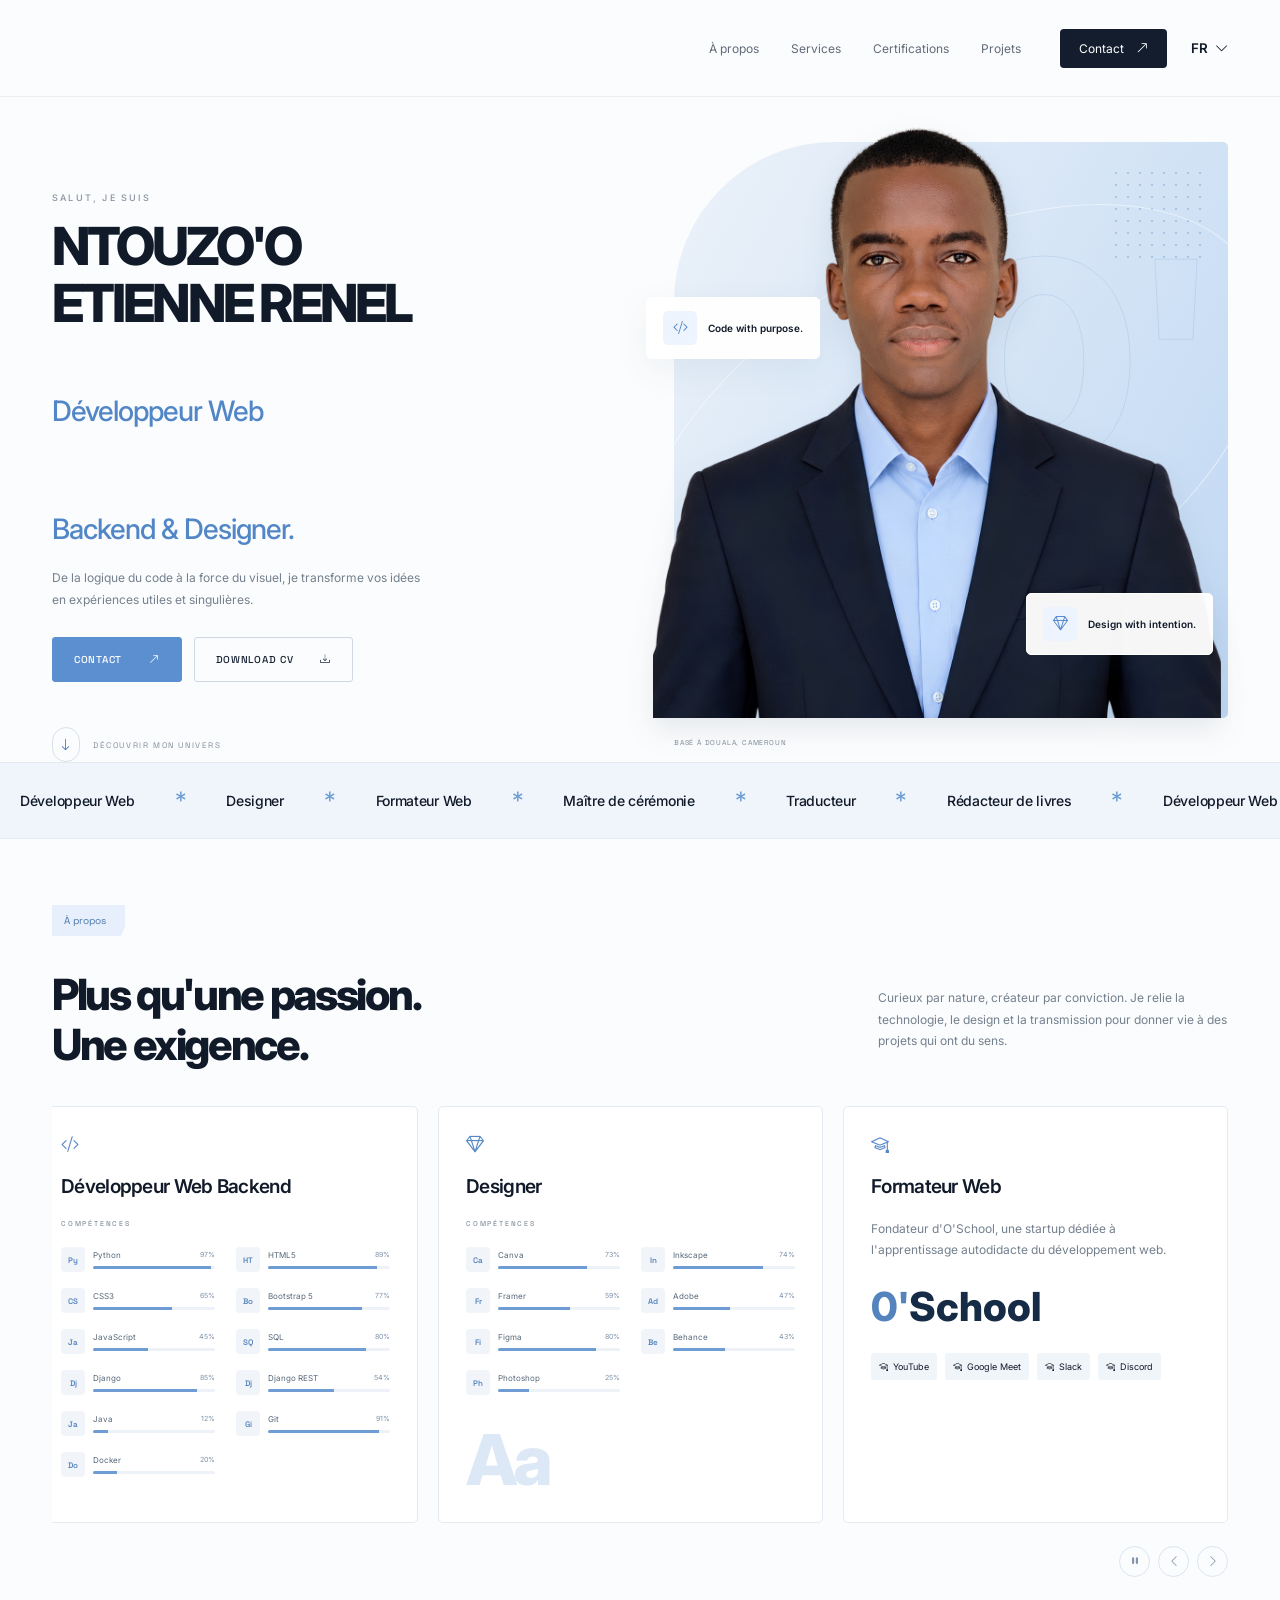
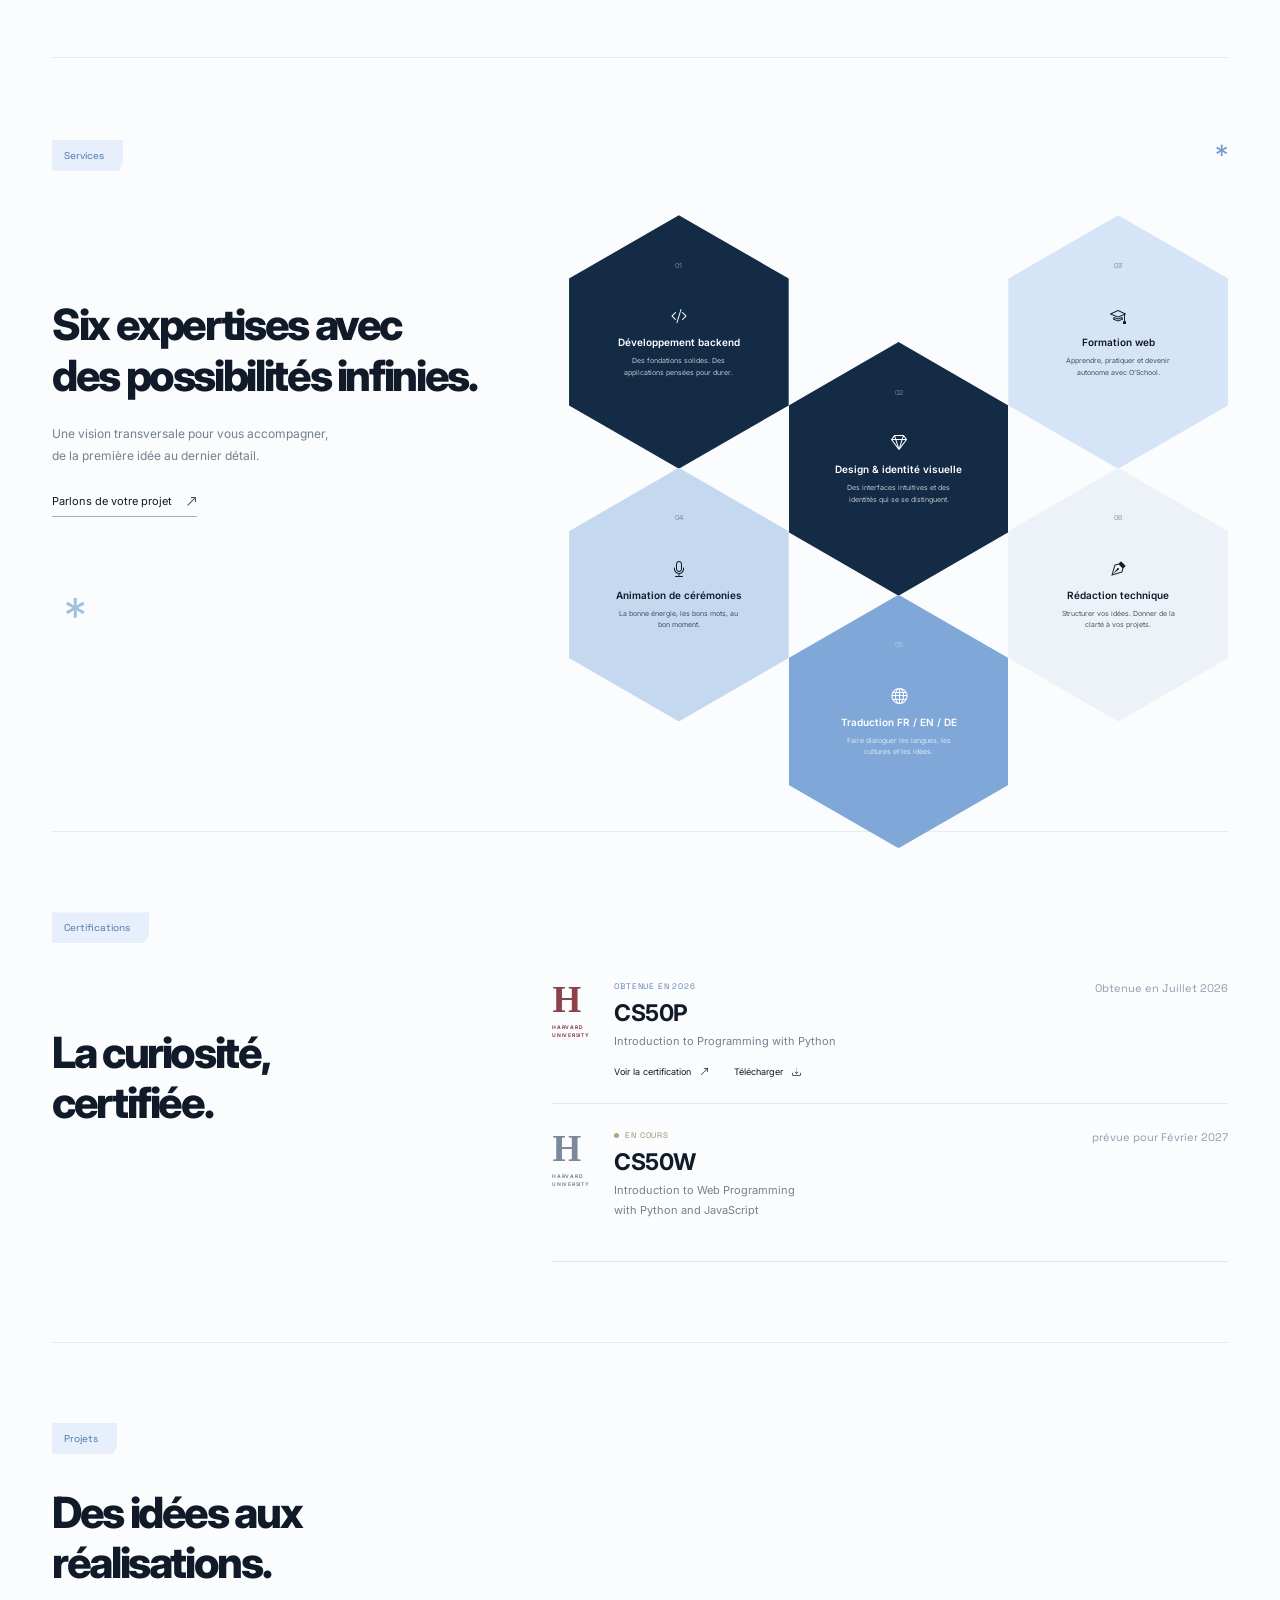
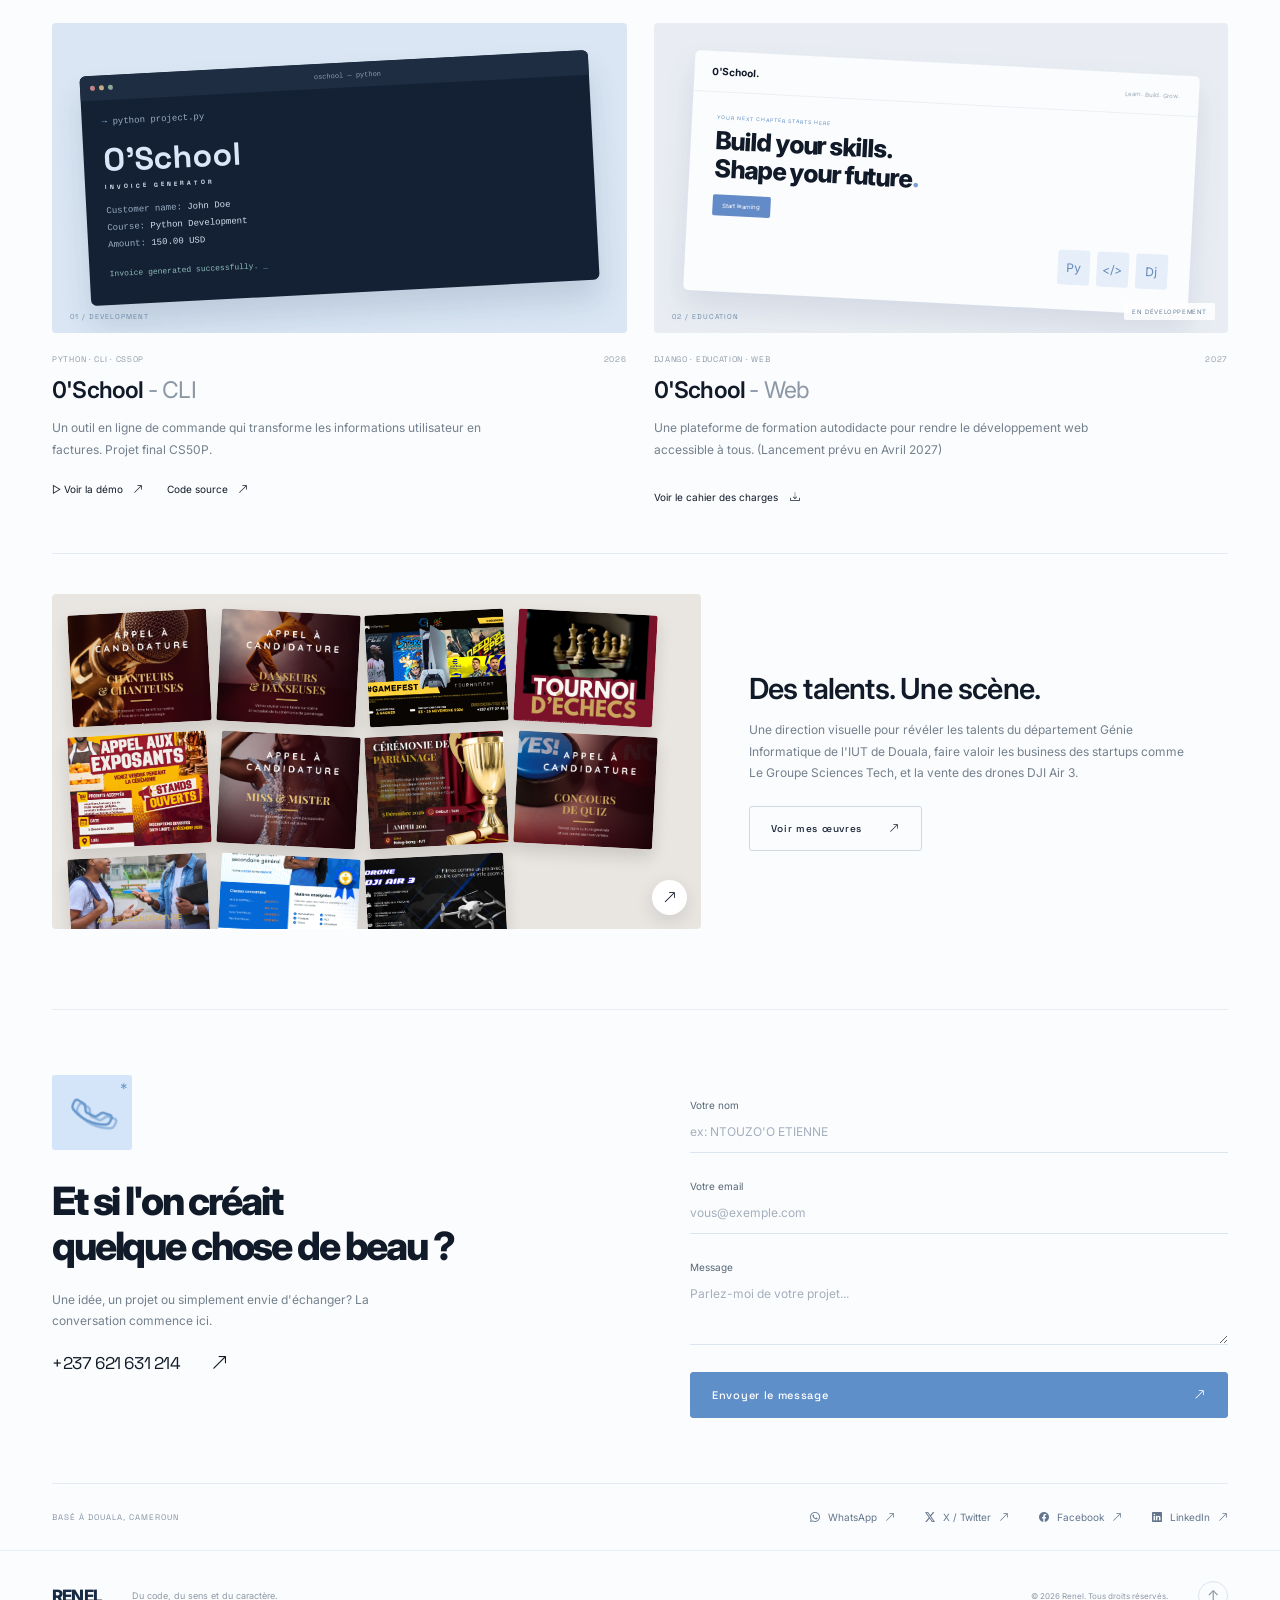
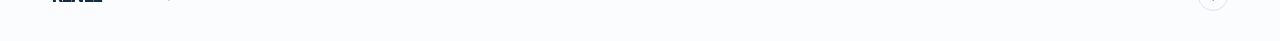
<file: index.html>
<!doctype html>
<html lang="fr">
  <head>
    <meta charset="UTF-8" />
    <meta name="viewport" content="width=device-width, initial-scale=1.0" />
    <meta name="theme-color" content="#fbfcfd" />
    <meta
      name="description"
      content="NTOUZO'O Etienne Renel Développeur Web Backend &amp; Designer à Douala. Développement, design, formation et création."
    />
    <link rel="icon" type="image/png" href="./assets/logo.png" />
    <title>Renel — Développeur Backend &amp; Designer</title>

    <!-- Polices Inter & Space Grotesk -->
    <link rel="preconnect" href="https://fonts.googleapis.com" />
    <link rel="preconnect" href="https://fonts.gstatic.com" crossorigin />
    <link
      href="https://fonts.googleapis.com/css2?family=Inter:wght@400;500;600;700;800&family=Space+Grotesk:wght@400;500;600;700&display=swap"
      rel="stylesheet"
    />

    <link
      rel="stylesheet"
      href="https://cdn.jsdelivr.net/npm/bootstrap-icons@1.11.3/font/bootstrap-icons.min.css"
    />

    <link rel="stylesheet" href="./css/style.css" />
  </head>

  <body>
    <header class="header">

      <nav class="nav" id="main-nav" aria-label="Navigation principale">
        <a href="#about" data-i18n="nav.0">À propos</a>
        <a href="#services" data-i18n="nav.1">Services</a>
        <a href="#certifications" data-i18n="nav.2">Certifications</a>
        <a href="#projects" data-i18n="nav.3">Projets</a>
      </nav>

      <div class="nav-actions">
        <a class="nav-contact" href="#contact">
          <span data-i18n="navContact">Contact</span>
          <i class="bi bi-arrow-up-right" aria-hidden="true"></i>
        </a>

        <div class="language">
          <button
            type="button"
            id="lang-toggle"
            aria-expanded="false"
            aria-controls="lang-menu"
          >
            <span id="current-lang">FR</span>
            <i class="bi bi-chevron-down" aria-hidden="true"></i>
          </button>
          <div class="language-menu" id="lang-menu" hidden>
            <button type="button" data-lang="EN">EN</button>
            <button type="button" data-lang="DE">DE</button>
          </div>
        </div>

        <button
          type="button"
          class="mobile-toggle"
          id="mobile-toggle"
          aria-label="Menu"
          aria-expanded="false"
          aria-controls="main-nav"
        >
          <i class="bi bi-list" id="mobile-toggle-icon" aria-hidden="true"></i>
        </button>
      </div>
    </header>

    <main>

      <section class="hero" id="home">
        <div class="hero-copy">

          <p class="eyebrow hero-hello" data-i18n="hello">Salut, je suis</p>

          <h1>
            NTOUZO'O
            <br />
            ETIENNE RENEL<span></span>
          </h1>

          <h2>
            <span data-i18n="role">Développeur Web</span>
            <br />
            <span data-i18n="role2">Backend &amp; Designer.</span>
          </h2>

          <p class="hero-intro" data-i18n="intro">
            De la logique du code à la force du visuel, je transforme vos idées en
            expériences utiles et singulières
          </p>

          <div class="hero-buttons">
            <a href="#contact" class="button primary">
              <span data-i18n="contactBtn">CONTACT</span>
              <i class="bi bi-arrow-up-right" aria-hidden="true"></i>
            </a>
            <a href="./assets/CV-Renel.pdf" download class="button outline">
              <span data-i18n="downloadCv">DOWNLOAD CV</span>
              <i class="bi bi-download" aria-hidden="true"></i>
            </a>
          </div>

          <a class="discover" href="#about">
            <span aria-hidden="true"><i class="bi bi-arrow-down"></i></span>
            <span data-i18n="discover">DÉCOUVRIR MON UNIVERS</span>
          </a>
        </div>

        <div class="hero-visual">
          <div class="portrait-bg">
            <div class="dot-grid" aria-hidden="true"></div>
            <span class="big-outline" aria-hidden="true">0'</span>
            <div class="orbit" aria-hidden="true"></div>
            <span class="geometry" aria-hidden="true">&gt;</span>
          </div>

          <img
            class="portrait"
            src="./assets/portrait.png"
            alt="NTOUZO'O Etienne Renel"
          />

          <div class="floating-label code-label">
            <span class="floating-icon">
              <i class="bi bi-code-slash" aria-hidden="true"></i>
            </span>
            <div>
              Code with purpose.
            </div>
          </div>

          <div class="floating-label design-label">
            <span class="floating-icon">
              <i class="bi bi-gem" aria-hidden="true"></i>
            </span>
            <div>Design with intention.</div>
          </div>

          <div class="visual-bottom">
            <span>
              <span data-i18n="based">BASÉ À DOUALA, CAMEROUN</span>
            </span>
          </div>
        </div>
      </section>

      <!-- MARQUEE DES CASQUETTES JUSTE SOUS LA HERO SECTION -->
      <div class="marquee" aria-label="Casquettes et rôles">
        <div>
          <div id="marquee-track-1">
            <span>Développeur Web<b>*</b></span>
            <span>Designer<b>*</b></span>
            <span>Formateur Web<b>*</b></span>
            <span>Maître de cérémonie<b>*</b></span>
            <span>Traducteur<b>*</b></span>
            <span>Rédacteur de livres<b>*</b></span>
          </div>
          <div id="marquee-track-2" aria-hidden="true">
            <span>Développeur Web<b>*</b></span>
            <span>Designer<b>*</b></span>
            <span>Formateur Web<b>*</b></span>
            <span>Maître de cérémonie<b>*</b></span>
            <span>Traducteur<b>*</b></span>
            <span>Rédacteur de livres<b>*</b></span>
          </div>
        </div>
      </div>

      <!-- À PROPOS & SAVOIR-FAIRE -->
      <section id="about" class="about section">
        <div class="section-top">
          <span class="section-tag" data-i18n="nav.0">À propos</span>
        </div>

        <div class="section-heading">
          <h2 data-i18n="about">Plus qu'une passion.\nUne exigence.</h2>
          <p data-i18n="aboutText">
            Curieux par nature, créateur par conviction. Je relie la technologie, le
            design et la transmission pour donner vie à des projets qui ont du sens.
          </p>
        </div>

        <div
          class="carousel"
          id="expertise-carousel"
          tabindex="0"
          aria-label="Cartes d'expertise"
        >
          <!-- Carte 01 / 06 : Backend -->
          <article class="expertise-card">
            <div class="card-top">
              <i class="bi bi-code-slash" aria-hidden="true"></i>
            </div>
            <h3 data-i18n="roleBackendCard">Développeur Web Backend</h3>
            <p class="eyebrow" data-i18n="skills">COMPÉTENCES</p>
            <div class="skill-grid" data-skill-group="backend"></div>
          </article>

          <!-- Carte 02 / 06 : Designer -->
          <article class="expertise-card">
            <div class="card-top">
              <i class="bi bi-gem" aria-hidden="true"></i>
            </div>
            <h3>Designer</h3>
            <p class="eyebrow" data-i18n="skills">COMPÉTENCES</p>
            <div class="skill-grid" data-skill-group="design"></div>
            <div class="design-motif" aria-hidden="true">
              Aa<span></span>
            </div>
          </article>

          <!-- Carte 03 / 06 : Formateur Web -->
          <article class="expertise-card">
            <div class="card-top">
              <i class="bi bi-mortarboard" aria-hidden="true"></i>
            </div>
            <h3 data-i18n="roles.2">Formateur Web</h3>
            <p class="card-description" data-i18n="instructor">
              Fondateur d'O'School, une startup dédiée à l'apprentissage autodidacte du
              développement web.
            </p>
            <div class="school-mark">
              0'<span>School</span>
            </div>
            <div class="tool-list">
              <span><i class="bi bi-mortarboard" aria-hidden="true"></i>YouTube</span>
              <span><i class="bi bi-mortarboard" aria-hidden="true"></i>Google Meet</span>
              <span><i class="bi bi-mortarboard" aria-hidden="true"></i>Slack</span>
              <span><i class="bi bi-mortarboard" aria-hidden="true"></i>Discord</span>
            </div>
          </article>

          <!-- Carte 04 / 06 : Maître de cérémonie -->
          <article class="expertise-card">
            <div class="card-top">
              <i class="bi bi-mic" aria-hidden="true"></i>
            </div>
            <h3 data-i18n="roles.3">Maître de cérémonie</h3>
            <p class="card-description" data-i18n="mc">
              De l'éloquence, de la prestance et une énergie au service de chaque
              événement.
            </p>
            <ul class="events" id="mc-events">
              <li>Accueil des nouveaux étudiants IUT Douala Oct. 2026</li>
              <li>Bilinguisme &amp; multiculturalisme Lycée de Bétaré-Oya Fév. 2024</li>
              <li>Réception des meilleurs élèves Sous-préfecture de Bétaré-Oya Fév. 2026</li>
              <li>Meilleur élève et MC (2024)</li>
              <li>Mariage d'un cadre de la CRTV Ekounou Cephta Juil. 2026</li>
            </ul>
          </article>

          <!-- Carte 05 / 06 : Traducteur -->
          <article class="expertise-card">
            <div class="card-top">
              <i class="bi bi-globe" aria-hidden="true"></i>
            </div>
            <h3 data-i18n="roles.4">Traducteur</h3>
            <p class="card-description" data-i18n="translation">
              Interprète entre micro-investisseurs allemands et commerçants camerounais
              en 2026.
            </p>
            <div class="language-list" id="language-list">
              <div><span>FR</span> Français Langue natale</div>
              <div><span>EN</span> Anglais Professionnel</div>
              <div><span>DE</span> Allemand Intermédiaire</div>
            </div>
          </article>

          <!-- Carte 06 / 06 : Rédacteur de livres -->
          <article class="expertise-card">
            <div class="card-top">
              <i class="bi bi-vector-pen" aria-hidden="true"></i>
            </div>
            <h3 data-i18n="roles.5">Rédacteur de livres</h3>
            <p class="card-description" data-i18n="writer">
              Des documents professionnels et techniques précis. Principal rédacteur du
              projet académique MediCare.
            </p>
            <div class="skill-grid" data-skill-group="writing"></div>
            <div class="doc-links">
              <span data-i18n="writingExamples">Voir des exemples de rédaction</span>
              <a href="/assets/MediCare.pdf" download>
                <span>MediCare</span>
                <i class="bi bi-download" aria-hidden="true"></i>
              </a>
              <a href="/assets/OSchool.pdf" download>
                <span>0'School</span>
                <i class="bi bi-download" aria-hidden="true"></i>
              </a>
            </div>
          </article>
        </div>

        <div class="carousel-controls">
          <div>
            <button type="button" id="carousel-toggle" aria-label="Mettre en pause">
              <i class="bi bi-pause-fill" id="carousel-toggle-icon" aria-hidden="true"></i>
            </button>
            <button type="button" id="carousel-prev" aria-label="Précédent">
              <i class="bi bi-chevron-left" aria-hidden="true"></i>
            </button>
            <button type="button" id="carousel-next" aria-label="Suivant">
              <i class="bi bi-chevron-right" aria-hidden="true"></i>
            </button>
          </div>
        </div>
      </section>

      <!-- SERVICES -->
      <section id="services" class="section services">
        <div class="section-top">
          <span class="section-tag" data-i18n="nav.1">Services</span>
          <span class="tiny-star" aria-hidden="true">*</span>
        </div>

        <div class="services-layout">
          <div>
            <h2 data-i18n="services">Six expertises avec \ndes possibilités infinies.</h2>
            <p data-i18n="serviceText">
              Une vision transversale pour vous accompagner, de la première idée au
              dernier détail.
            </p>
            <a href="#contact" class="text-link">
              <span data-i18n="contact">Parlons de votre projet</span>
              <i class="bi bi-arrow-up-right" aria-hidden="true"></i>
            </a>
            <div class="service-art" aria-hidden="true">
              <span>*</span>
            </div>
          </div>

          <div class="honeycomb" id="services-honeycomb"></div>
        </div>
      </section>

      <!-- CERTIFICATIONS -->
      <section class="section certifications" id="certifications">
        <div class="section-top">
          <span class="section-tag" data-i18n="nav.2">Certifications</span>
        </div>

        <div class="cert-layout">
          <h2>
            <span data-i18n="certTitle">La curiosité,\ncertifiée.</span>
          </h2>

          <div class="cert-list">
            <article>
              <div class="harvard">
                H
                <span>
                  HARVARD
                  <br />
                  UNIVERSITY
                </span>
              </div>
              <div class="cert-name">
                <span class="status">
                  <span data-i18n="earned">OBTENUE EN 2026</span>
                </span>
                <h3>CS50P</h3>
                <p>Introduction to Programming with Python</p>
                <div class="cert-links">
                  <a
                    target="_blank"
                    rel="noreferrer"
                    href="https://cs50.harvard.edu/certificates/c3a05620-7517-4a3b-98b5-ef4d5afd0a8a"
                  >
                    <span data-i18n="verify">Voir la certification</span>
                    <i class="bi bi-arrow-up-right" aria-hidden="true"></i>
                  </a>
                  <a href="./assets/CS50P.pdf" download aria-label="Télécharger CS50P PDF">
                    <span data-i18n="download">Télécharger</span>
                    <i class="bi bi-download" aria-hidden="true"></i>
                  </a>
                </div>
              </div>
              <span class="cert-year">Obtenue en Juillet 2026</span>
            </article>

            <article>
              <div class="harvard muted">
                H
                <span>
                  HARVARD
                  <br />
                  UNIVERSITY
                </span>
              </div>
              <div class="cert-name">
                <span class="status progress">
                  <i aria-hidden="true"></i>
                  <span data-i18n="ongoing">EN COURS</span>
                </span>
                <h3>CS50W</h3>
                <p>
                  Introduction to Web Programming
                  <br />
                  with Python and JavaScript
                </p>
              </div>
              <span class="cert-year">prévue pour Février 2027</span>
            </article>
          </div>
        </div>
      </section>

      <!-- PROJETS -->
      <section class="section projects" id="projects">
        <div class="section-top">
          <span class="section-tag" data-i18n="nav.3">Projets</span>
        </div>

        <div class="section-heading">
          <h2 data-i18n="projectsTitle">Des idées aux\nréalisations.</h2>
        </div>

        <div class="project-grid">
          <!-- Projet 01 : 0'School - CLI -->
          <article class="project">
            <div class="project-image terminal-cover">
              <div class="terminal">
                <div class="terminal-bar">
                  <i aria-hidden="true"></i>
                  <i aria-hidden="true"></i>
                  <i aria-hidden="true"></i>
                  <span>oschool — python</span>
                </div>
                <div class="terminal-body">
                  <p><b>&rarr;</b> python project.py</p>
                  <strong>
                    O'School<span>INVOICE GENERATOR</span>
                  </strong>
                  <p>
                    Customer name: <em>John Doe</em>
                    <br />
                    Course: <em>Python Development</em>
                    <br />
                    Amount: <em>150.00 USD</em>
                  </p>
                  <p class="terminal-success">
                    Invoice generated successfully.
                    <span class="cursor" aria-hidden="true">_</span>
                  </p>
                </div>
              </div>
              <span class="cover-index">01 / DEVELOPMENT</span>
            </div>

            <div class="project-meta">
              <span>PYTHON &middot; CLI &middot; CS50P</span>
              <span>2026</span>
            </div>
            <h3>0'School <span>- CLI</span></h3>
            <p data-i18n="cli">
              Un outil en ligne de commande qui transforme les informations utilisateur
              en factures. Projet final CS50P.
            </p>
            <div class="project-links">
              <a
                href="https://youtu.be/aZAu3bZ67do?si=v4bp2zH_X38Izhgm"
                target="_blank"
                rel="noreferrer"
              >
                <span>&#9655; <span data-i18n="demo">Voir la démo</span></span>
                <i class="bi bi-arrow-up-right" aria-hidden="true"></i>
              </a>
              <a
                href="https://github.com/RenelDubinks/oschool"
                target="_blank"
                rel="noreferrer"
              >
                <span data-i18n="code">Code source</span>
                <i class="bi bi-arrow-up-right" aria-hidden="true"></i>
              </a>
            </div>
          </article>

          <!-- Projet 02 : 0'School - Web -->
          <article class="project">
            <div class="project-image web-cover">
              <div class="mini-web">
                <div class="mini-nav">
                  <b>0'School.</b>
                  <span>Learn. Build. Grow.</span>
                </div>
                <div class="mini-body">
                  <span>YOUR NEXT CHAPTER STARTS HERE</span>
                  <h4>
                    Build your skills.
                    <br />
                    Shape your future<span>.</span>
                  </h4>
                  <span class="mini-button">Start learning</span>
                  <div class="mini-courses">
                    <i>Py</i>
                    <i>&lt;/&gt;</i>
                    <i>Dj</i>
                  </div>
                </div>
              </div>
              <span class="cover-index">02 / EDUCATION</span>
              <span class="build-badge" data-i18n="build">EN DÉVELOPPEMENT</span>
            </div>

            <div class="project-meta">
              <span>DJANGO &middot; EDUCATION &middot; WEB</span>
              <span>2027</span>
            </div>
            <h3>0'School <span>- Web</span></h3>
            <p data-i18n="web">
              Une plateforme de formation autodidacte pour rendre le développement web
              accessible à tous. (Lancement prévu en Avril 2027)
            </p>
            <a class="spec-link" href="./assets/OSchool.pdf" download>
              <span data-i18n="docs">voir le cahiers des charges</span>
              <i class="bi bi-download" aria-hidden="true"></i>
            </a>
          </article>

          <!-- Projet 03 : Direction Artistique -->
          <article class="project project-wide">
            <button
              type="button"
              class="project-image poster-cover"
              id="open-gallery-btn"
              aria-label="Voir mes œuvres"
            >
              <img src="./assets/chanteurs.png" alt="Affiche chanteurs" loading="lazy" />
              <img src="./assets/danseurs.png" alt="Affiche danseurs" loading="lazy" />
              <img src="./assets/gaming.png" alt="Affiche gaming" loading="lazy" />
              <img src="./assets/échec.png" alt="Affiche échec" loading="lazy" />
              <img src="./assets/exposants.png" alt="Affiche exposants" loading="lazy" />
              <img src="./assets/miss.png" alt="Affiche miss" loading="lazy" />
              <img src="./assets/parrainage.png" alt="Affiche parrainage" loading="lazy" />
              <img src="./assets/quiz.png" alt="Affiche quiz" loading="lazy" />
              <img src="./assets/communication.png" alt="Affiche communication" loading="lazy" />
              <img src="./assets/gs.png" alt="Flyer GS" loading="lazy" />
              <img src="./assets/drone.png" alt="flyer drone" loading="lazy" />
              <span class="gallery-open" aria-hidden="true">
                <i class="bi bi-arrow-up-right"></i>
              </span>
            </button>

            <div class="wide-copy">
              <h3 data-i18n="artTitle">Des talents. Une scène.</h3>
              <p data-i18n="design">
                Une direction visuelle pour révéler les talents du département Génie
                Informatique de l'IUT de Douala, faire valoir les business des startups comme Le Groupe Sciences Tech, et la vente des drones DJI Air 3
              </p>
              <button type="button" class="button outline" id="open-gallery-btn-2">
                <span data-i18n="works">Voir mes œuvres</span>
                <i class="bi bi-arrow-up-right" aria-hidden="true"></i>
              </button>
            </div>
          </article>
        </div>
      </section>

      <!-- CONTACT -->
      <section class="contact section" id="contact">
        <div class="contact-copy">
          <div class="phone-art">
            <i class="bi bi-telephone" aria-hidden="true"></i>
            <span aria-hidden="true">*</span>
          </div>
          <h2 data-i18n="together">Et si l'on créait\nquelque chose de beau ?</h2>
          <p data-i18n="contactText">
            Une idée, un projet ou simplement envie d'échanger? La conversation
            commence ici.
          </p>
          <a
            href="https://wa.me/237621631214"
            target="_blank"
            rel="noreferrer"
            class="contact-number"
          >
            <span>+237 621 631 214</span>
            <i class="bi bi-arrow-up-right" aria-hidden="true"></i>
          </a>
        </div>

        <form id="whatsapp-form" action="mailto:ntouzooetiennerenel@gmail.com" method="POST">
          <label>
            <span data-i18n="name">Votre nom</span>
            <input
              required
              type="text"
              name="name"
              autocomplete="name"
              placeholder="ex: NTOUZO'O ETIENNE"
            />
          </label>

          <label>
            <span data-i18n="email">Votre email</span>
            <input
              required
              type="email"
              name="email"
              autocomplete="email"
              placeholder="vous@exemple.com"
            />
          </label>

          <label>
            <span data-i18n="messageLabel">Message</span>
            <textarea
              required
              name="message"
              rows="3"
              data-i18n-placeholder="message"
              placeholder="Parlez-moi de votre projet..."
            ></textarea>
          </label>

          <button class="button primary" type="submit">
            <span data-i18n="send">Envoyer le message</span>
            <i class="bi bi-arrow-up-right" aria-hidden="true"></i>
          </button>
        </form>
      </section>

      <!-- RÉSEAUX SOCIAUX -->
      <div class="social-row">
        <span data-i18n="based">BASÉ À DOUALA, CAMEROUN</span>
        <div>
          <a
            target="_blank"
            rel="noreferrer"
            href="https://wa.me/237621631214"
          >
            <i class="bi bi-whatsapp" aria-hidden="true"></i>
            <span>WhatsApp</span>
            <i class="bi bi-arrow-up-right" aria-hidden="true"></i>
          </a>

          <a
            target="_blank"
            rel="noreferrer"
            href="https://x.com/RenelDubinks"
          >
            <i class="bi bi-twitter-x" aria-hidden="true"></i>
            <span>X / Twitter</span>
            <i class="bi bi-arrow-up-right" aria-hidden="true"></i>
          </a>
          <a
            target="_blank"
            rel="noreferrer"
            href="https://web.facebook.com/profile.php?id=61580027571911"
          >
            <i class="bi bi-facebook" aria-hidden="true"></i>
            <span>Facebook</span>
            <i class="bi bi-arrow-up-right" aria-hidden="true"></i>
          </a>

          <a
            target="_blank"
            rel="noreferrer"
            href="https://www.linkedin.com/in/etienne-renel-ntouzo-o-71755438b"
          >
            <i class="bi bi-linkedin" aria-hidden="true"></i>
            <span>LinkedIn</span>
            <i class="bi bi-arrow-up-right" aria-hidden="true"></i>
          </a>

        </div>
      </div>
    </main>

    <footer>
      <a href="#" class="footer-brand">RENEL</a>
      <span data-i18n="footer">L'amour d'un travail bien fait</span>
      <small>
        &copy; <span id="current-year">2026</span> Renel.
        <span data-i18n="rights">Tous droits réservés.</span>
      </small>
      <a href="#home" aria-label="Top">&uarr;</a>
    </footer>

    <!-- TOAST DE NOTIFICATION -->
    <div role="status" class="toast" id="toast" hidden></div>

    <!-- MODALE GALERIE DIRECTION ARTISTIQUE -->
    <dialog id="gallery-dialog">
      <div class="gallery-header">
        <div>
          <p data-i18n="gallery">Cérémonie de parrainage 2026</p>
          <span id="gallery-counter">01 / 03</span>
        </div>
        <button type="button" id="close-gallery-btn" aria-label="Fermer">
          <i class="bi bi-x-lg" aria-hidden="true"></i>
        </button>
      </div>

      <div class="gallery-image">
        <button type="button" id="gallery-prev" aria-label="Previous">
          <i class="bi bi-chevron-left" aria-hidden="true"></i>
        </button>
        <img id="gallery-img" src="/assets/chanteurs.png" alt="Affiche chanteurs" />
        <button type="button" id="gallery-next" aria-label="Next">
          <i class="bi bi-chevron-right" aria-hidden="true"></i>
        </button>
      </div>

      <a class="button primary" id="gallery-download" href="/assets/chanteurs.png" download>
        <span data-i18n="download">Télécharger</span>
        <i class="bi bi-download" aria-hidden="true"></i>
      </a>
    </dialog>

    <script src="./js/main.js" defer></script>
  </body>
</html>
</file>
<file: css/style.css>
@layer base {
  html {
    scroll-behavior: smooth;
    scroll-padding-top: 100px;
  }

  body {
    margin: 0;
    background: #fbfcfd;
    color: #111a29;
    font-family: "Inter", sans-serif;
    -webkit-font-smoothing: antialiased;
  }

  button,
  a,
  input,
  textarea {
    -webkit-tap-highlight-color: transparent;
  }

  button,
  a {
    touch-action: manipulation;
  }

  button {
    cursor: pointer;
    font-family: inherit;
    color: inherit;
    background: none;
    border: none;
  }

  a {
    color: inherit;
    text-decoration: none;
  }

  button:focus-visible,
  a:focus-visible,
  input:focus-visible,
  textarea:focus-visible {
    outline: 2px solid #4382cf;
    outline-offset: 4px;
  }

  h1,
  h2 {
    margin: 0;
    letter-spacing: -0.055em;
    font-weight: 800;
  }

  h2 {
    font-size: 43px;
    line-height: 1.17;
    white-space: pre-line;
  }

  p {
    margin: 0;
    line-height: 1.8;
    color: #74808e;
  }

  ul {
    list-style: none;
    margin: 0;
    padding: 0;
  }

  img {
    display: block;
    max-width: 100%;
  }

  ::selection {
    background: #b8d5f6;
  }
}

/* Header & Navigation */

.header {
  height: 96px;
  max-width: 1320px;
  margin: auto;
  display: flex;
  align-items: center;
  justify-content: flex-end;
  padding: 0 52px;
  position: sticky;
  top: 0;
  z-index: 30;
  background: #fbfcfdec;
  backdrop-filter: blur(18px);
  border-bottom: 1px solid #e9edf1;
}

.nav {
  display: flex;
  gap: 32px;
  margin-left: auto;
  margin-right: 39px;
  font-size: 12px;
  color: #626b78;
}

.nav a:hover {
  color: #3d7dcc;
}

.nav-actions {
  display: flex;
  align-items: center;
  gap: 24px;
}

.nav-contact {
  display: flex;
  gap: 12px;
  align-items: center;
  font-size: 12px;
  background: #131d2d;
  color: #ffffff;
  padding: 12px 19px;
  border-radius: 4px;
  transition: background 0.2s ease, transform 0.2s ease;
}

.nav-contact:hover {
  background: #273954;
}

.language {
  position: relative;
  font-size: 11px;
}

.language > button {
  display: flex;
  align-items: center;
  gap: 7px;
  padding: 10px 0;
  font-weight: 600;
}

.language-menu {
  position: absolute;
  top: 38px;
  right: 0;
  min-width: 72px;
  background: #ffffff;
  box-shadow: 0 8px 30px #15243c18;
  border: 1px solid #e4eaf1;
  border-radius: 5px;
  padding: 5px;
  z-index: 40;
}

.language-menu button {
  display: block;
  width: 100%;
  text-align: left;
  padding: 8px 14px;
  border-radius: 4px;
  font-size: 11px;
  font-weight: 500;
}

.language-menu button:hover {
  background: #eaf3ff;
  color: #2f68ad;
}

.mobile-toggle {
  display: none;
  font-size: 20px;
}

/* Hero Section */

.hero {
  max-width: 1320px;
  margin: auto;
  display: grid;
  grid-template-columns: 1fr 1fr;
  min-height: 657px;
  padding: 35px 52px 0;
  gap: 12px;
  overflow: hidden;
}

.hero-copy {
  padding: 34px 0 0;
  position: relative;
  z-index: 2;
}

.eyebrow {
  font-family: "Space Grotesk", sans-serif;
  font-size: 9px;
  letter-spacing: 1.8px;
  font-weight: 500;
  color: #8893a0;
  text-transform: uppercase;
}

.hero-hello {
  font-family: "Inter", sans-serif;
  margin: 24px 0 12px;
  letter-spacing: 2.2px;
  font-size: 9px;
}

.hero h1 {
  font-size: clamp(34px, 4.1vw, 55px);
  line-height: 1.09;
  margin-bottom: 20px;
}

.hero h1 > span {
  color: #5c95d7;
}

.hero h2 {
  font-size: clamp(21px, 2.2vw, 29px);
  font-weight: 500;
  letter-spacing: -1px;
  line-height: 1.4;
}

.hero h2 span {
  color: #5186c7;
}

.hero-intro {
  max-width: 375px;
  font-size: 12px;
  margin: 17px 0 26px;
  line-height: 1.85;
}

.hero-buttons {
  display: flex;
  gap: 12px;
  flex-wrap: wrap;
}

.button {
  font-family: "Space Grotesk", sans-serif;
  display: inline-flex;
  align-items: center;
  justify-content: space-between;
  gap: 27px;
  padding: 15px 21px;
  border-radius: 3px;
  font-size: 10px;
  font-weight: 500;
  letter-spacing: 0.7px;
  transition: transform 0.2s ease, background 0.2s ease, border-color 0.2s ease;
}

.button:hover {
  transform: translateY(-3px);
}

.primary {
  background: #172234;
  color: #ffffff;
  border: 1px solid #172234;
}

.primary:hover {
  background: #37689e;
  border-color: #37689e;
}

.outline {
  border: 1px solid #cfd8e3;
  background: transparent;
  color: #172234;
}

.outline:hover {
  border-color: #6f9dd3;
  background: #f3f7fc;
}

.hero-buttons .primary {
  background: #5c8fcf;
  border-color: #5c8fcf;
}

.hero-buttons .primary:hover {
  background: #3d73b5;
  border-color: #3d73b5;
}

.discover {
  display: inline-flex;
  align-items: center;
  gap: 13px;
  font-size: 8px;
  letter-spacing: 1.6px;
  color: #818d9a;
  margin-top: 45px;
  font-family: "Space Grotesk", sans-serif;
}

.discover > span:first-child {
  display: grid;
  place-items: center;
  width: 26px;
  height: 33px;
  border: 1px solid #d9e1e9;
  border-radius: 16px;
  font-size: 13px;
  color: #4278b8;
}

/* Visuel Hero */
.hero-visual {
  position: relative;
  min-height: 620px;
}

.portrait-bg {
  position: absolute;
  left: 28px;
  right: 0;
  top: 10px;
  bottom: 44px;
  background: linear-gradient(120deg, #ecf2f9, #c0d8f3);
  border-radius: 160px 5px 5px 5px;
  overflow: hidden;
}

.portrait {
  position: absolute;
  bottom: 44px;
  left: 0;
  width: 100%;
  height: 96%;
  object-fit: contain;
  object-position: center bottom;
  z-index: 2;
  filter: drop-shadow(0px 12px 14px #17335918);
}

.dot-grid {
  position: absolute;
  width: 94px;
  height: 94px;
  right: 24px;
  top: 25px;
  background-image: radial-gradient(#5a88b855 1px, transparent 1px);
  background-size: 12px 12px;
}

.big-outline {
  position: absolute;
  right: 13px;
  top: 80px;
  font-size: 280px;
  font-weight: 800;
  color: transparent;
  -webkit-text-stroke: 1px #80a8d03d;
  line-height: 1;
  user-select: none;
}

.orbit {
  position: absolute;
  inset: 110px -70px 80px -70px;
  border: 1px solid #ffffff80;
  border-radius: 50%;
  transform: rotate(-30deg);
}

.geometry {
  position: absolute;
  left: 30px;
  bottom: 50px;
  font-size: 100px;
  color: #ffffff88;
  user-select: none;
}

.floating-label {
  position: absolute;
  z-index: 3;
  display: flex;
  align-items: center;
  gap: 11px;
  background: #fffffff5;
  box-shadow: 0 10px 35px #234c7010;
  border: 1px solid #ffffff;
  border-radius: 5px;
  padding: 13px 16px;
  font-size: 10px;
  font-weight: 600;
}

.floating-icon {
  display: grid;
  place-items: center;
  background: #eef4fd;
  color: #5287c9;
  border-radius: 5px;
  width: 34px;
  height: 34px;
  font-size: 15px;
}

.code-label {
  top: 165px;
  left: 0;
}

.design-label {
  bottom: 107px;
  right: 15px;
}

.visual-bottom {
  position: absolute;
  bottom: 15px;
  left: 28px;
  right: 0;
  display: flex;
  justify-content: space-between;
  font-family: "Space Grotesk", sans-serif;
  font-size: 7px;
  letter-spacing: 0.8px;
  color: #7d8b9c;
}

/* Marquee */

.marquee {
  border-top: 1px solid #e4eaf1;
  border-bottom: 1px solid #e4eaf1;
  background: #f0f5fb;
  overflow: hidden;
  margin-top: 0;
}

.marquee > div {
  display: flex;
  width: max-content;
  animation: marquee 45s linear infinite;
}

.marquee > div > div {
  display: flex;
}

.marquee span {
  display: flex;
  align-items: center;
  gap: 40px;
  padding: 23px 20px;
  font-size: 14px;
  font-weight: 500;
  white-space: nowrap;
  letter-spacing: -0.3px;
}

.marquee b {
  font-size: 24px;
  color: #6d9dd3;
  font-weight: 400;
}

@keyframes marquee {
  to {
    transform: translateX(-50%);
  }
}

/* Sections génériques & Caroussel */

.section {
  max-width: 1216px;
  margin: auto;
  padding: 80px 0;
}

.section-top {
  display: flex;
  justify-content: space-between;
  align-items: center;
  margin-bottom: 33px;
}

.section-tag {
  background: #e6effb;
  color: #4876ab;
  padding: 9px 19px 9px 12px;
  font-family: "Space Grotesk", sans-serif;
  font-size: 10px;
  clip-path: polygon(0 0, 100% 0, 100% 72%, 94% 100%, 0 100%);
}

.section-heading {
  display: flex;
  justify-content: space-between;
  align-items: center;
  margin-bottom: 36px;
  gap: 24px;
}

.section-heading > p {
  width: 350px;
  max-width: 100%;
  font-size: 12px;
}

.about {
  padding-top: 66px;
}

.carousel {
  display: flex;
  gap: 20px;
  overflow-x: auto;
  scrollbar-width: none;
  overscroll-behavior-x: contain;
}

.carousel::-webkit-scrollbar {
  display: none;
}

.expertise-card {
  flex: 0 0 385px;
  padding: 27px;
  background: #ffffff;
  border: 1px solid #e3eaf1;
  border-radius: 5px;
  min-height: 403px;
  box-sizing: border-box;
}

.card-top {
  display: flex;
  justify-content: flex-start;
  align-items: center;
  color: #5688c7;
  margin-bottom: 20px;
  font-size: 18px;
}

.expertise-card h3 {
  margin: 0 0 20px;
  font-size: 19px;
  font-weight: 600;
  letter-spacing: -0.7px;
}

.expertise-card > .eyebrow {
  margin-bottom: 17px;
  font-size: 7px;
}

.skill-grid {
  display: grid;
  grid-template-columns: 1fr 1fr;
  gap: 16px 21px;
}

.skill {
  display: flex;
  gap: 8px;
  align-items: center;
}

.skill > div {
  flex: 1;
  min-width: 0;
}

.skill-symbol {
  font-family: "Space Grotesk", sans-serif;
  font-weight: 600;
  background: #f1f5fa;
  font-size: 8px;
  border-radius: 4px;
  width: 24px;
  height: 25px;
  display: grid;
  place-items: center;
  color: #5483bd;
  flex-shrink: 0;
}

.skill-label {
  display: flex;
  justify-content: space-between;
  font-size: 8px;
  color: #566779;
  margin-bottom: 6px;
  gap: 5px;
}

.skill-label > span + span {
  font-size: 7px;
  color: #7d91a9;
}

.bar {
  height: 3px;
  background: #edf2f8;
  border-radius: 4px;
  overflow: hidden;
}

.bar i {
  display: block;
  height: 100%;
  width: 0%;
  background: #6f9dd3;
  transition: width 1.8s cubic-bezier(0.2, 0.7, 0.2, 1);
}

.design-motif {
  font-weight: 800;
  letter-spacing: -5px;
  font-size: 70px;
  color: #dce8f6;
  line-height: 1;
  margin-top: 30px;
  display: flex;
  justify-content: space-between;
}

.design-motif span {
  font-weight: 400;
  font-size: 50px;
}

.card-description {
  font-size: 12px;
}

.school-mark {
  font-size: 40px;
  font-weight: 800;
  color: #5483bd;
  margin: 25px 0;
  line-height: 1.05;
}

.school-mark span {
  color: #162b45;
}

.tool-list {
  display: flex;
  flex-wrap: wrap;
  gap: 8px;
}

.tool-list > span {
  font-size: 9px;
  padding: 8px;
  display: flex;
  gap: 5px;
  align-items: center;
  background: #f0f5fa;
  border-radius: 3px;
}

.events {
  font-size: 10px;
  color: #758294;
  line-height: 1.6;
  margin-top: 16px;
}

.events li {
  padding: 8px 0;
  border-bottom: 1px solid #ecf0f5;
}

.language-list {
  margin-top: 20px;
}

.language-list > div {
  display: flex;
  gap: 18px;
  align-items: center;
  font-size: 11px;
  padding: 12px 0;
  border-bottom: 1px solid #e8eef5;
}

.language-list span {
  font-family: "Space Grotesk", sans-serif;
  color: #5483bd;
  font-weight: 600;
}

.expertise-card > .skill {
  margin: 14px 0;
}

.doc-links {
  display: flex;
  flex-direction: column;
  font-size: 10px;
  gap: 10px;
  margin-top: 22px;
}

.doc-links > span {
  color: #8a95a3;
  font-size: 9px;
}

.doc-links a {
  display: flex;
  justify-content: space-between;
  align-items: center;
  padding: 6px 0;
  border-bottom: 1px solid #eef2f6;
}

.doc-links a:hover {
  color: #3d7dcc;
}

.carousel-controls {
  display: flex;
  justify-content: flex-end;
  align-items: center;
  margin-top: 23px;
  color: #8294a7;
  font-family: "Space Grotesk", sans-serif;
  font-size: 9px;
}

.carousel-controls > div {
  display: flex;
  gap: 8px;
}

.carousel-controls button {
  display: grid;
  place-items: center;
  border: 1px solid #dce5ef;
  width: 31px;
  height: 31px;
  border-radius: 50%;
  font-size: 12px;
}

.carousel-controls button:hover {
  border-color: #6f9dd3;
  color: #3d7dcc;
}

/* Services */

.services {
  border-top: 1px solid #e7ecf2;
}

.services-layout {
  display: grid;
  grid-template-columns: 0.85fr 1.15fr;
  gap: 55px;
  align-items: center;
}

.services-layout > div > p {
  max-width: 290px;
  font-size: 12px;
  margin: 23px 0;
}

.text-link {
  display: inline-flex;
  gap: 14px;
  align-items: center;
  font-size: 11px;
  border-bottom: 1px solid #9bafc8;
  padding-bottom: 8px;
}

.text-link:hover {
  color: #3d7dcc;
  border-color: #3d7dcc;
}

.tiny-star {
  color: #709bd0;
  font-size: 28px;
}

.service-art {
  font-size: 100px;
  line-height: 1;
  color: #d7e5f5;
  margin: 30px 0 10px;
}

.service-art span {
  font-size: 48px;
  margin-left: 12px;
  color: #a1bfdf;
}

.honeycomb {
  display: grid;
  grid-template-columns: repeat(3, 1fr);
  padding: 10px 0 45px;
}

.hex {
  aspect-ratio: 0.866;
  clip-path: polygon(50% 0, 100% 25%, 100% 75%, 50% 100%, 0 75%, 0 25%);
  background: #e7eff9;
  display: flex;
  flex-direction: column;
  align-items: center;
  justify-content: center;
  text-align: center;
  padding: 25px 15px;
  position: relative;
  transition: filter 0.2s ease;
  box-sizing: border-box;
}

.hex:hover {
  filter: brightness(0.95);
}

.hex:nth-child(3n + 2) {
  transform: translateY(50%);
}

.hex:nth-child(n + 4) {
  margin-top: -1px;
}

.hex-0,
.hex-1 {
  background: #142b46;
  color: #ffffff;
}

.hex-2 {
  background: #d5e4f6;
  color: #111a29;
}

.hex-3 {
  background: #c4d9f0;
  color: #111a29;
}

.hex-4 {
  background: #7fa8d8;
  color: #ffffff;
}

.hex-5 {
  background: #edf2f8;
  color: #111a29;
}

.hex h3 {
  margin: 10px auto 7px;
  font-size: 11px;
  font-weight: 600;
  max-width: 130px;
}

.hex p {
  font-size: 8px;
  line-height: 1.6;
  color: inherit;
  opacity: 0.72;
  max-width: 125px;
}

.hex-number {
  position: absolute;
  top: 18%;
  left: 50%;
  transform: translateX(-50%);
  font-family: "Space Grotesk", sans-serif;
  font-size: 7px;
  opacity: 0.45;
}

/* Certifications */

.certifications {
  border-top: 1px solid #e7ecf2;
}

.cert-layout {
  display: grid;
  grid-template-columns: 0.8fr 1.2fr;
  gap: 50px;
}

.cert-list article {
  display: flex;
  padding: 26px 0;
  border-bottom: 1px solid #dfe7ef;
  gap: 25px;
  position: relative;
  align-items: flex-start;
}

.cert-list article:first-child {
  padding-top: 5px;
}

.harvard {
  font-family: Georgia, serif;
  color: #8c424a;
  font-size: 37px;
  font-weight: bold;
  line-height: 1;
  flex-shrink: 0;
}

.harvard > span {
  display: block;
  font-family: "Inter", sans-serif;
  font-size: 5px;
  letter-spacing: 0.7px;
  line-height: 1.6;
  margin-top: 5px;
}

.harvard.muted {
  color: #7c899b;
}

.status {
  font-family: "Space Grotesk", sans-serif;
  font-size: 8px;
  letter-spacing: 0.8px;
  display: flex;
  align-items: center;
  gap: 6px;
  color: #5e82ac;
  margin-bottom: 8px;
}

.status i {
  height: 5px;
  width: 5px;
  background: #558ed1;
  display: inline-block;
  border-radius: 50%;
}

.cert-name h3 {
  margin: 0;
  font-weight: 700;
  font-size: 23px;
  letter-spacing: -0.6px;
}

.cert-name p {
  margin: 5px 0 14px;
  font-size: 11px;
}

.cert-links {
  display: flex;
  gap: 25px;
  font-size: 9px;
}

.cert-links a {
  display: flex;
  align-items: center;
  gap: 9px;
}

.cert-links a:hover {
  color: #3d7dcc;
}

.cert-year {
  margin-left: auto;
  font-family: "Space Grotesk", sans-serif;
  color: #8e9baa;
  font-size: 11px;
  text-align: right;
}

.progress {
  color: #9b8d69;
}

.progress i {
  background: #b4a17b;
}

/* Projets */

.projects {
  border-top: 1px solid #e7ecf2;
}

.project-grid {
  display: grid;
  grid-template-columns: 1fr 1fr;
  gap: 48px 27px;
}

.project-image {
  height: 310px;
  border-radius: 4px;
  position: relative;
  overflow: hidden;
  width: 100%;
  box-sizing: border-box;
}

.terminal-cover {
  background: #dae6f3;
  padding: 40px 33px;
}

.terminal {
  border-radius: 6px;
  background: #142134;
  box-shadow: 0 20px 30px #1b335f26;
  transform: rotate(-3deg);
  overflow: hidden;
  min-height: 230px;
}

.terminal-bar {
  background: #1e2d42;
  display: flex;
  align-items: center;
  gap: 4px;
  height: 25px;
  padding: 0 10px;
}

.terminal-bar i {
  width: 5px;
  height: 5px;
  border-radius: 50%;
  display: inline-block;
}

.terminal-bar i:nth-child(1) {
  background: #c58185;
}

.terminal-bar i:nth-child(2) {
  background: #c2ad80;
}

.terminal-bar i:nth-child(3) {
  background: #86a995;
}

.terminal-bar > span {
  font-size: 7px;
  color: #8c9bae;
  margin: auto;
  font-family: monospace;
}

.terminal-body {
  padding: 14px 20px;
  font-family: monospace;
  font-size: 9px;
}

.terminal-body p {
  color: #99abc2;
  line-height: 1.9;
}

.terminal-body b {
  color: #8ab9e3;
}

.terminal-body strong {
  display: block;
  color: #d9e7f8;
  font-family: "Space Grotesk", sans-serif;
  font-size: 32px;
  line-height: 1.1;
  margin: 12px 0;
}

.terminal-body strong span {
  display: block;
  font-size: 6px;
  letter-spacing: 3px;
  margin-top: 6px;
}

.terminal-body em {
  font-style: normal;
  color: #cfdeef;
}

.terminal-body .terminal-success {
  color: #8dbbba;
  margin-top: 12px;
  font-size: 8px;
}

.cursor {
  color: #81a8d4;
}

.cover-index {
  position: absolute;
  bottom: 12px;
  left: 18px;
  font-family: "Space Grotesk", sans-serif;
  font-size: 7px;
  letter-spacing: 1px;
  color: #708ba9;
}

.web-cover {
  background: #e9edf3;
  padding: 40px 35px;
}

.mini-web {
  background: #fbfcfe;
  box-shadow: 0 15px 30px #1b335f1a;
  transform: rotate(3deg);
  height: 240px;
  border-radius: 5px;
  overflow: hidden;
  position: relative;
}

.mini-nav {
  display: flex;
  align-items: center;
  justify-content: space-between;
  padding: 14px 18px;
  border-bottom: 1px solid #ecf0f5;
  font-size: 10px;
}

.mini-nav > span {
  font-size: 6px;
  color: #9eaaba;
}

.mini-body {
  padding: 22px 25px;
}

.mini-body > span:first-child {
  font-size: 5px;
  letter-spacing: 1px;
  color: #6091c5;
  display: block;
}

.mini-body h4 {
  margin: 7px 0 0;
  font-size: 25px;
  line-height: 1.1;
  letter-spacing: -1.1px;
  font-weight: 800;
}

.mini-body h4 span {
  color: #7c9fd1;
}

.mini-button {
  display: inline-block;
  font-size: 6px;
  background: #638bc7;
  color: #ffffff;
  padding: 7px 10px;
  margin-top: 12px;
  border-radius: 2px;
}

.mini-courses {
  display: flex;
  gap: 7px;
  position: absolute;
  right: 22px;
  bottom: 25px;
}

.mini-courses i {
  display: grid;
  place-items: center;
  width: 32px;
  height: 35px;
  background: #e6eef9;
  font-size: 12px;
  font-style: normal;
  color: #6489ba;
  border-radius: 3px;
}

.build-badge {
  position: absolute;
  bottom: 13px;
  right: 13px;
  font-size: 6px;
  letter-spacing: 0.6px;
  background: #ffffffd9;
  padding: 5px 8px;
  color: #667d98;
  border-radius: 2px;
}

.project-meta {
  display: flex;
  justify-content: space-between;
  font-family: "Space Grotesk", sans-serif;
  font-size: 8px;
  color: #8d9aa8;
  letter-spacing: 0.7px;
  margin-top: 21px;
  margin-bottom: 12px;
}

.project h3 {
  margin: 0;
  font-size: 23px;
  font-weight: 600;
  letter-spacing: -0.8px;
}

.project h3 > span {
  font-weight: 400;
  color: #8b97a5;
}

.project > p,
.wide-copy > p {
  font-size: 12px;
  max-width: 450px;
  margin: 13px 0 22px;
}

.project-links {
  display: flex;
  gap: 24px;
  font-size: 10px;
}

.project-links a {
  display: flex;
  align-items: center;
  gap: 10px;
}

.project-links a:hover {
  color: #3d7dcc;
}

.spec-link {
  font-size: 10px;
  display: inline-flex;
  align-items: center;
  gap: 12px;
  margin-top: 8px;
}

.spec-link:hover {
  color: #3d7dcc;
}

.project-wide {
  grid-column: 1 / -1;
  display: grid;
  grid-template-columns: 1.15fr 0.85fr;
  gap: 48px;
  align-items: center;
  border-top: 1px solid #e3eaf2;
  padding-top: 40px;
}

.poster-cover {
  display: grid;
  grid-template-columns: repeat(4, 1fr);
  align-items: center;
  gap: 10px;
  background: #e9e6e2;
  padding: 18px 46px 18px 18px;
  height: 335px;
  width: 100%;
}

.poster-cover img {
  height: 112px;
  width: 100%;
  object-fit: cover;
  border-radius: 3px;
  box-shadow: 0 8px 16px #1a130f24;
  transition: transform 0.22s ease;
}

.poster-cover img:nth-child(odd) {
  transform: rotate(-3deg);
}

.poster-cover img:nth-child(even) {
  transform: rotate(3deg);
}

.poster-cover:hover img {
  transform: rotate(0deg) translateY(-2px);
}

.gallery-open {
  position: absolute;
  right: 14px;
  bottom: 14px;
  border-radius: 50%;
  width: 35px;
  height: 35px;
  background: #ffffff;
  color: #111a29;
  display: grid;
  place-items: center;
  z-index: 2;
  box-shadow: 0 6px 18px #111a2920;
}

.wide-copy h3 {
  font-size: 29px;
}

/* CONTACT */

.contact {
  display: grid;
  grid-template-columns: 1fr 1fr;
  gap: 100px;
  border-top: 1px solid #e7ecf2;
  padding-top: 65px;
  padding-bottom: 65px;
}

.phone-art {
  height: 75px;
  width: 80px;
  background: #d5e5f9;
  color: #6898ce;
  display: grid;
  place-items: center;
  position: relative;
  border-radius: 3px;
  margin-bottom: 28px;
  font-size: 36px;
}

.phone-art > i {
  transform: rotate(-20deg);
  filter: drop-shadow(3px 5px 0 #96b8de);
}

.phone-art > span {
  position: absolute;
  right: 5px;
  top: 4px;
  font-size: 15px;
}

.contact h2 {
  font-size: 39px;
  margin-top: 15px;
}

.contact p {
  font-size: 12px;
  max-width: 340px;
  margin: 20px 0;
}

.contact-number {
  display: inline-flex;
  gap: 30px;
  align-items: center;
  font-family: "Space Grotesk", sans-serif;
  font-size: 17px;
  letter-spacing: -0.4px;
}

.contact-number:hover {
  color: #3d7dcc;
}

.contact form {
  padding-top: 24px;
}

.contact label {
  display: block;
  font-size: 10px;
  color: #576777;
  margin-bottom: 27px;
}

.contact input,
.contact textarea {
  display: block;
  width: 100%;
  border: none;
  border-bottom: 1px solid #dce4ee;
  background: transparent;
  padding: 13px 0;
  font-size: 12px;
  font-family: inherit;
  outline: none;
  resize: vertical;
  border-radius: 0;
  color: #17283e;
  box-sizing: border-box;
}

.contact input:focus,
.contact textarea:focus {
  border-color: #689bd7;
}

.contact input::placeholder,
.contact textarea::placeholder {
  color: #a4afbd;
}

.contact form .button {
  width: 100%;
  background: #5f8fc9;
  border-color: #5f8fc9;
  font-size: 11px;
}

.contact form .button:hover {
  background: #4274b0;
  border-color: #4274b0;
}

.social-row {
  max-width: 1216px;
  margin: auto;
  display: flex;
  align-items: center;
  justify-content: space-between;
  border-top: 1px solid #e2e9f2;
  padding: 27px 0;
}

.social-row > span {
  font-family: "Space Grotesk", sans-serif;
  font-size: 8px;
  letter-spacing: 1px;
  color: #8492a3;
}

.social-row > div {
  display: flex;
  gap: 30px;
  flex-wrap: wrap;
}

.social-row a,
.social-row button {
  font-size: 10px;
  display: flex;
  align-items: center;
  gap: 8px;
  color: #63768e;
}

.social-row a:hover,
.social-row button:hover {
  color: #17283e;
}

/* Footer */

footer {
  border-top: 1px solid #e7edf4;
  max-width: 1320px;
  margin: auto;
  display: flex;
  align-items: center;
  gap: 30px;
  padding: 30px 52px;
  color: #8d99a7;
  font-size: 9px;
}

.footer-brand {
  font-size: 17px;
  font-weight: 800;
  letter-spacing: -0.8px;
  color: #172b44;
}

footer > small {
  margin-left: auto;
  font-size: 8px;
}

footer > a:last-child {
  display: grid;
  place-items: center;
  width: 28px;
  height: 28px;
  border: 1px solid #dce5ef;
  border-radius: 50%;
  font-size: 15px;
}

footer > a:last-child:hover {
  border-color: #6f9dd3;
  color: #3d7dcc;
}

.toast {
  position: fixed;
  bottom: 25px;
  left: 50%;
  transform: translateX(-50%);
  background: #15263d;
  color: #ffffff;
  padding: 16px 25px;
  border-radius: 5px;
  z-index: 70;
  font-size: 12px;
  box-shadow: 0 5px 30px #121f3330;
}

dialog {
  margin: auto;
  background: #f8fbff;
  border: none;
  border-radius: 8px;
  padding: 25px;
  max-width: 90vw;
  max-height: 94vh;
  width: 850px;
  color: #17283e;
  box-shadow: 0 24px 60px #0b172b40;
}

dialog::backdrop {
  background: #0b172be6;
  backdrop-filter: blur(8px);
}

.gallery-header {
  display: flex;
  justify-content: space-between;
  align-items: flex-start;
  font-size: 13px;
  margin-bottom: 18px;
}

.gallery-header p {
  color: #17283e;
  font-weight: 600;
}

.gallery-header span {
  font-size: 10px;
  color: #8e9baa;
  font-family: "Space Grotesk", sans-serif;
}

.gallery-header button {
  padding: 6px 8px;
  border-radius: 50%;
  background: #eef3f9;
}

.gallery-image {
  display: flex;
  align-items: center;
  justify-content: space-between;
  gap: 15px;
  margin-bottom: 20px;
}

.gallery-image img {
  height: 65vh;
  max-width: 80%;
  object-fit: contain;
  margin: auto;
}

.gallery-image button {
  padding: 8px 10px;
  background: #e7eff8;
  border-radius: 50%;
  font-size: 14px;
}

.gallery-image button:hover {
  background: #d3e3f6;
}

/* Responsive Brekpoints */

@media (min-width: 1400px) {
  .hero {
    min-height: 700px;
  }

  .hero-visual {
    min-height: 650px;
  }

  .hero-copy {
    padding-top: 55px;
  }
}

@media (max-width: 1300px) {
  .section,
  .social-row {
    margin-left: 52px;
    margin-right: 52px;
  }

  .hero {
    min-height: 610px;
  }

  .hero-visual {
    min-height: 580px;
  }

  .honeycomb {
    padding-bottom: 30px;
  }

  .services-layout {
    gap: 30px;
  }

  .hex {
    padding: 20px 12px;
  }

  .hex h3 {
    font-size: 10px;
  }

  .hex p {
    font-size: 7px;
  }
}

@media (max-width: 1000px) {
  .header {
    padding: 0 30px;
  }

  .nav {
    gap: 18px;
    margin-right: 25px;
  }

  .hero {
    padding: 20px 30px 0;
    min-height: 570px;
  }

  .hero-visual {
    min-height: 550px;
  }

  .hero-copy {
    padding-top: 30px;
  }

  .hero-intro {
    max-width: 300px;
    font-size: 11px;
  }

  .hero h1 {
    font-size: 39px;
  }

  .hero h2 {
    font-size: 24px;
  }

  .section,
  .social-row {
    margin-left: 30px;
    margin-right: 30px;
  }

  .section {
    padding-top: 65px;
    padding-bottom: 65px;
  }

  .hero-buttons .button {
    padding: 12px 15px;
    gap: 16px;
    font-size: 9px;
  }

  .code-label {
    left: 5px;
    top: 150px;
  }

  .floating-label {
    padding: 10px;
    font-size: 8px;
  }

  .floating-icon {
    width: 26px;
    height: 26px;
    font-size: 12px;
  }

  .design-label {
    right: 0;
    bottom: 95px;
  }

  .portrait {
    height: 90%;
  }

  .portrait-bg {
    left: 10px;
  }

  .visual-bottom {
    left: 10px;
    font-size: 6px;
  }

  .section-heading > p {
    width: 290px;
  }

  .services-layout {
    grid-template-columns: 0.7fr 1.3fr;
  }

  h2 {
    font-size: 36px;
  }

  .hex p {
    display: none;
  }

  .hex h3 {
    font-size: 10px;
  }

  .hex-number {
    top: 20%;
  }

  .hex {
    padding-top: 30px;
  }

  .contact {
    gap: 55px;
  }

  .contact h2 {
    font-size: 32px;
  }

  .project-image {
    height: 280px;
  }

  .terminal-cover,
  .web-cover {
    padding: 30px 23px;
  }

  .project-wide {
    gap: 30px;
  }

  .poster-cover {
    grid-template-columns: repeat(3, 1fr);
    height: 360px;
  }
}

@media (max-width: 720px) {
  .header {
    height: 75px;
    padding: 0 22px;
  }

  .nav {
    display: none;
  }

  .nav.open {
    display: flex;
    position: absolute;
    left: 0;
    right: 0;
    top: 75px;
    background: #fbfcfd;
    padding: 30px;
    flex-direction: column;
    box-shadow: 0 15px 20px #0b172b10;
    margin: 0;
    gap: 25px;
  }

  .nav-contact {
    font-size: 10px;
    padding: 10px 12px;
    gap: 10px;
  }

  .nav-actions {
    gap: 17px;
  }

  .mobile-toggle {
    display: inline-flex;
    align-items: center;
    justify-content: center;
  }

  .hero {
    padding: 20px 22px 0;
    grid-template-columns: 1fr;
    gap: 0;
  }

  .hero-copy {
    padding-top: 15px;
  }

  .hero-hello {
    margin-top: 26px;
  }

  .hero h1 {
    font-size: 43px;
  }

  .hero h2 {
    font-size: 26px;
  }

  .hero-intro {
    font-size: 12px;
    max-width: 350px;
  }

  .hero-buttons .button {
    padding: 14px 20px;
    font-size: 10px;
  }

  .discover {
    margin-top: 25px;
  }

  .hero-visual {
    min-height: 470px;
    max-width: 450px;
    width: 100%;
    margin: 15px auto 0;
  }

  .portrait {
    height: 100%;
    width: 100%;
    bottom: 35px;
  }

  .portrait-bg {
    bottom: 35px;
    top: 20px;
    left: 18px;
    right: 8px;
  }

  .visual-bottom {
    bottom: 10px;
    font-size: 6px;
  }

  .code-label {
    top: 145px;
    left: 0;
  }

  .design-label {
    bottom: 90px;
  }

  .marquee span {
    font-size: 12px;
    padding: 17px 15px;
    gap: 30px;
  }

  .section,
  .social-row {
    margin-left: 22px;
    margin-right: 22px;
  }

  .section {
    padding-top: 48px;
    padding-bottom: 48px;
  }

  .section-top {
    margin-bottom: 25px;
  }

  .section-heading {
    display: block;
    margin-bottom: 25px;
  }

  .section-heading h2,
  h2 {
    font-size: 33px;
  }

  .section-heading > p {
    width: auto;
    margin-top: 20px;
    max-width: 350px;
    font-size: 11px;
  }

  .expertise-card {
    flex-basis: 325px;
    padding: 22px;
    min-height: 405px;
  }

  .expertise-card h3 {
    font-size: 17px;
  }

  .skill-grid {
    gap: 17px 15px;
  }

  .skill-label {
    font-size: 7px;
  }

  .services-layout {
    grid-template-columns: 1fr;
    gap: 15px;
  }

  .services-layout > div > p {
    max-width: 340px;
  }

  .service-art {
    display: none;
  }

  .honeycomb {
    max-width: 470px;
    padding: 5px 0 75px;
  }

  .hex {
    min-height: 145px;
    padding: 20px 10px;
  }

  .hex > i {
    font-size: 20px;
  }

  .hex h3 {
    font-size: 9px;
    margin-top: 8px;
  }

  .hex-number {
    font-size: 6px;
    top: 18%;
  }

  .cert-layout {
    grid-template-columns: 1fr;
    gap: 25px;
  }

  .cert-list article {
    gap: 20px;
  }

  .cert-name h3 {
    font-size: 23px;
  }

  .cert-name p {
    font-size: 10px;
  }

  .cert-year {
    font-size: 9px;
  }

  .project-grid {
    grid-template-columns: 1fr;
    gap: 35px;
  }

  .project-image {
    height: 290px;
  }

  .project-wide {
    grid-template-columns: 1fr;
    gap: 18px;
    grid-column: auto;
    padding-top: 30px;
  }

  .poster-cover {
    grid-template-columns: repeat(3, 1fr);
    height: 350px;
    padding: 14px 42px 14px 14px;
  }

  .poster-cover img {
    height: 88px;
  }

  .project h3 {
    font-size: 22px;
  }

  .project > p,
  .wide-copy > p {
    font-size: 11px;
  }

  .contact {
    grid-template-columns: 1fr;
    gap: 15px;
  }

  .contact h2 {
    font-size: 34px;
  }

  .contact form {
    padding-top: 20px;
  }

  .phone-art {
    height: 62px;
    width: 65px;
    font-size: 28px;
  }

  .social-row {
    align-items: flex-start;
    gap: 22px;
    flex-direction: column;
    padding: 25px 0;
  }

  .social-row > div {
    gap: 22px;
  }

  .social-row a,
  .social-row button {
    font-size: 9px;
  }

  footer {
    padding: 25px 22px;
    gap: 18px;
    flex-wrap: wrap;
  }

  footer > span {
    font-size: 8px;
  }

  footer > small {
    margin-left: 0;
    width: 80%;
    order: 3;
  }

  footer > a:last-child {
    margin-left: auto;
  }

  .gallery-image {
    gap: 3px;
  }

  .gallery-image button {
    padding: 6px 8px;
  }

  .gallery-image img {
    max-width: 78%;
    height: 58vh;
  }

  dialog {
    padding: 17px;
  }

  .gallery-header p {
    font-size: 11px;
  }

  .toast {
    width: 90%;
    font-size: 11px;
  }

  .section-tag {
    font-size: 9px;
  }
}

@media (prefers-reduced-motion: reduce) {
  html {
    scroll-behavior: auto;
  }

  .marquee > div {
    animation: none;
  }

  .bar i {
    animation: none;
    transition: none;
  }

  .button {
    transition: none;
  }
}
</file>
